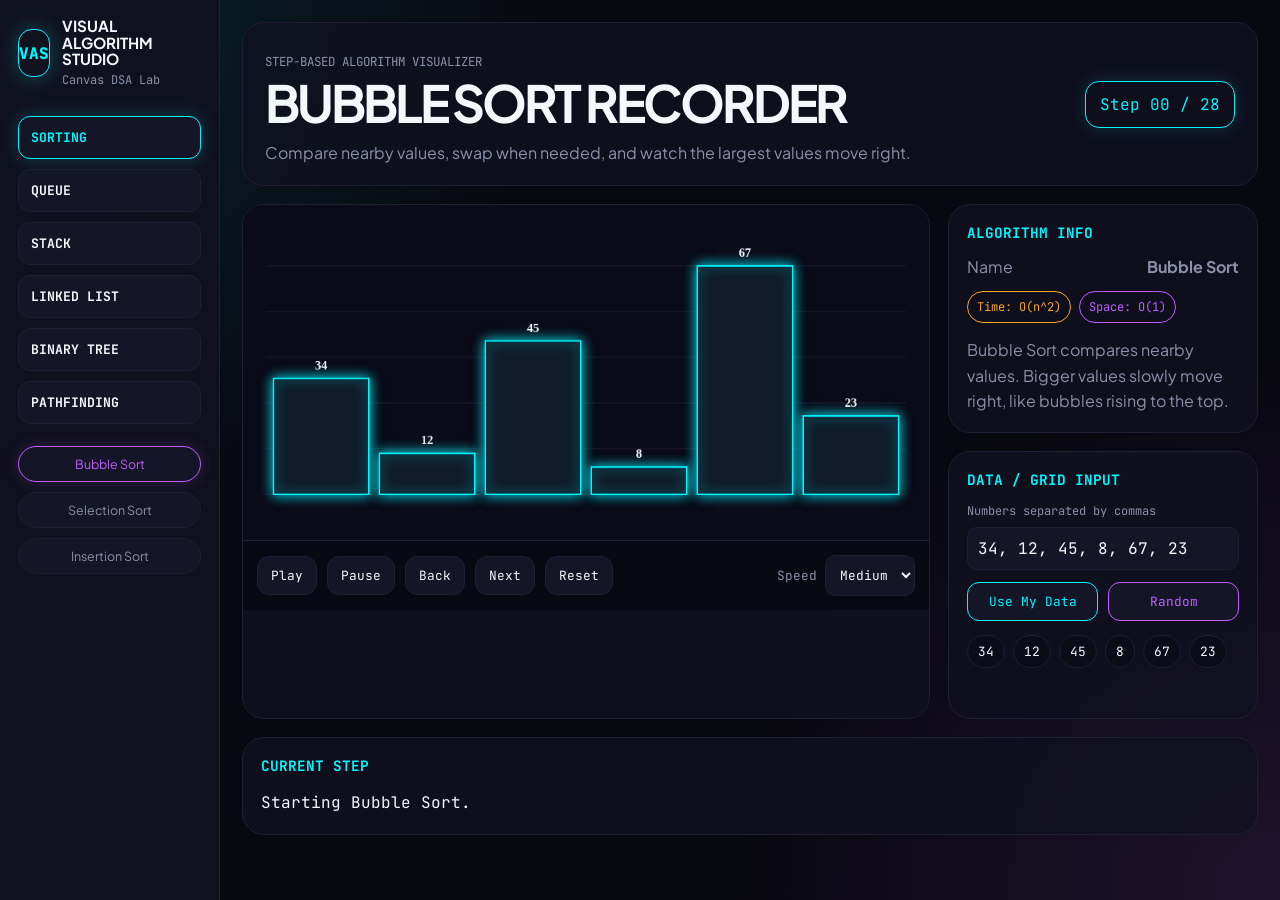
<file: index.html>
<!doctype html>
<html lang="en">
  <head>
    <meta charset="UTF-8" />
    <meta name="viewport" content="width=device-width, initial-scale=1.0" />
    <meta
      name="description"
      content="A Canvas-based visual algorithm studio with sorting, stack, queue, linked list, binary tree, and BFS pathfinding demos."
    />

    <title>Visual Algorithm Studio | Canvas Sorting &amp; Pathfinding Visualizer</title>
    <link rel="icon" type="image/svg+xml" href="assets/favicon.svg" />

    <link rel="canonical" href="https://fazal305.github.io/visual-algorithm-studio/" />

    <meta property="og:type" content="website" />
    <meta property="og:url" content="https://fazal305.github.io/visual-algorithm-studio/" />
    <meta property="og:title" content="Visual Algorithm Studio" />
    <meta
      property="og:description"
      content="A Canvas-based algorithm visualizer for sorting, stack, queue, linked list, binary tree, and BFS pathfinding demos."
    />
    <meta name="twitter:card" content="summary_large_image" />
    <meta name="twitter:title" content="Visual Algorithm Studio" />
    <meta
      name="twitter:description"
      content="A Canvas-based algorithm visualizer for sorting, stack, queue, linked list, binary tree, and BFS pathfinding demos."
    />

    <link rel="preconnect" href="https://fonts.googleapis.com" />
    <link rel="preconnect" href="https://fonts.gstatic.com" crossorigin />
    <link
      href="https://fonts.googleapis.com/css2?family=Plus+Jakarta+Sans:wght@400;600;800;900&family=JetBrains+Mono:wght@400;600;700&display=swap"
      rel="stylesheet"
    />
    <link rel="stylesheet" href="algo-styles.css" />
  </head>
  <body>
    <div class="app-shell">
      <aside class="sidebar">
        <div class="brand">
          <span class="brand-mark">VAS</span>
          <div>
            <h1>Visual Algorithm Studio</h1>
            <p>Canvas DSA Lab</p>
          </div>
        </div>

        <nav class="category-list" aria-label="Algorithm categories">
          <button class="category-btn" type="button" data-category="SORTING">
            SORTING
          </button>
          <button class="category-btn" type="button" data-category="QUEUE">
            QUEUE
          </button>
          <button class="category-btn" type="button" data-category="STACK">
            STACK
          </button>
          <button
            class="category-btn"
            type="button"
            data-category="LINKED_LIST"
          >
            LINKED LIST
          </button>
          <button
            class="category-btn"
            type="button"
            data-category="BINARY_TREE"
          >
            BINARY TREE
          </button>
          <button
            class="category-btn"
            type="button"
            data-category="PATHFINDING"
          >
            PATHFINDING
          </button>
        </nav>

        <div
          class="algorithm-pills"
          id="algorithmPills"
          aria-label="Algorithms"
        ></div>
      </aside>

      <main class="main-area">
        <section class="hero-panel">
          <div>
            <p class="eyebrow">Step-Based Algorithm Visualizer</p>
            <h2 id="algorithmTitle">Bubble Sort Recorder</h2>
            <p id="algorithmSubtitle">
              Compare nearby values, swap when needed, and watch the largest
              values move right.
            </p>
          </div>

          <div class="step-counter" id="stepCounter">Step 00 / 00</div>
        </section>

        <section class="studio-grid">
          <div class="canvas-card">
            <canvas id="algorithmCanvas" width="900" height="440">
              Your browser does not support Canvas.
            </canvas>

            <div class="control-bar">
              <button id="playBtn" class="control-btn" type="button">
                Play
              </button>
              <button id="pauseBtn" class="control-btn" type="button">
                Pause
              </button>
              <button id="stepBackBtn" class="control-btn" type="button">
                Back
              </button>
              <button id="stepForwardBtn" class="control-btn" type="button">
                Next
              </button>
              <button id="resetBtn" class="control-btn danger" type="button">
                Reset
              </button>

              <label class="speed-control">
                Speed
                <select id="speedSelect">
                  <option value="slow">Slow</option>
                  <option value="medium" selected>Medium</option>
                  <option value="fast">Fast</option>
                </select>
              </label>
            </div>
          </div>

          <aside class="info-column">
            <div class="info-card">
              <h3>Algorithm Info</h3>

              <div class="info-row">
                <span>Name</span>
                <strong id="infoName">Bubble Sort</strong>
              </div>

              <div class="badge-row">
                <span class="complexity-badge time" id="timeComplexity"
                  >Time: O(n^2)</span
                >
                <span class="complexity-badge space" id="spaceComplexity"
                  >Space: O(1)</span
                >
              </div>

              <p id="infoDescription">
                Bubble Sort compares nearby values. Bigger values slowly move
                right, like bubbles rising to the top.
              </p>
            </div>

            <div class="info-card">
              <h3>Data / Grid Input</h3>

              <label class="input-label" for="dataInput"
                >Numbers separated by commas</label
              >
              <input
                id="dataInput"
                class="data-input"
                type="text"
                value="34, 12, 45, 8, 67, 23"
              />

              <div class="data-actions">
                <button id="applyDataBtn" class="random-btn" type="button">
                  Use My Data
                </button>
                <button
                  id="randomBtn"
                  class="random-btn secondary"
                  type="button"
                >
                  Random
                </button>
              </div>

              <div class="grid-tools" id="gridTools">
                <button
                  class="grid-tool active"
                  type="button"
                  data-mode="start"
                >
                  START
                </button>
                <button class="grid-tool" type="button" data-mode="end">
                  END
                </button>
                <button class="grid-tool" type="button" data-mode="wall">
                  WALL
                </button>
                <button class="grid-tool" type="button" data-mode="erase">
                  ERASE
                </button>
              </div>

              <div class="data-pills" id="dataPills"></div>
              <p class="input-error" id="inputError"></p>
            </div>
          </aside>
        </section>

        <section class="explanation-panel">
          <h3>Current Step</h3>
          <p id="explanationText">Generate data or press play to begin.</p>
        </section>
      </main>
    </div>

    <script src="algo-script.js"></script>
  </body>
</html>
</file>
<file: algo-styles.css>
:root {
  --bg: #080810;
  --surface: #111120;
  --surface-soft: #151528;
  --border: #1e1e35;
  --canvas-bg: #0a0a18;

  --cyan: #00f5ff;
  --purple: #bf5fff;
  --green: #00ff88;
  --amber: #f5a623;
  --red: #ff3860;

  --text: #f4f7fb;
  --muted: #8c90aa;
}

* {
  box-sizing: border-box;
}

body {
  margin: 0;
  min-height: 100vh;
  background:
    radial-gradient(
      circle at top left,
      rgba(0, 245, 255, 0.12),
      transparent 35%
    ),
    radial-gradient(
      circle at bottom right,
      rgba(191, 95, 255, 0.12),
      transparent 35%
    ),
    var(--bg);
  color: var(--text);
  font-family: "Plus Jakarta Sans", sans-serif;
}

button,
select,
input {
  font: inherit;
}

.app-shell {
  display: grid;
  grid-template-columns: 220px 1fr;
  min-height: 100vh;
}

.sidebar {
  border-right: 1px solid var(--border);
  background: rgba(17, 17, 32, 0.92);
  padding: 18px;
}

.brand {
  display: flex;
  gap: 12px;
  align-items: center;
  margin-bottom: 28px;
}

.brand-mark {
  display: grid;
  place-items: center;
  width: 48px;
  height: 48px;
  border: 1px solid var(--cyan);
  border-radius: 14px;
  color: var(--cyan);
  font-family: "JetBrains Mono", monospace;
  font-weight: 800;
  box-shadow: 0 0 20px rgba(0, 245, 255, 0.25);
}

.brand h1 {
  margin: 0;
  font-size: 0.95rem;
  line-height: 1.1;
  text-transform: uppercase;
}

.brand p {
  margin: 4px 0 0;
  color: var(--muted);
  font-family: "JetBrains Mono", monospace;
  font-size: 0.75rem;
}

.category-list,
.algorithm-pills {
  display: grid;
  gap: 10px;
}

.category-btn,
.algorithm-pill,
.control-btn,
.random-btn {
  border: 1px solid var(--border);
  background: var(--surface-soft);
  color: var(--text);
  cursor: pointer;
  transition: 0.2s ease;
}

.category-btn {
  width: 100%;
  padding: 12px;
  border-radius: 12px;
  text-align: left;
  font-family: "JetBrains Mono", monospace;
  font-size: 0.82rem;
  font-weight: 700;
}

.category-btn.active {
  border-color: var(--cyan);
  color: var(--cyan);
  box-shadow: 0 0 18px rgba(0, 245, 255, 0.2);
}

.category-btn:disabled {
  opacity: 0.35;
  cursor: not-allowed;
}

.algorithm-pills {
  margin-top: 22px;
}

.algorithm-pill {
  padding: 9px 10px;
  border-radius: 999px;
  color: var(--muted);
  font-size: 0.78rem;
}

.algorithm-pill.active {
  border-color: var(--purple);
  color: var(--purple);
  box-shadow: 0 0 16px rgba(191, 95, 255, 0.18);
}

.main-area {
  padding: 22px;
}

.hero-panel,
.explanation-panel,
.info-card,
.canvas-card {
  border: 1px solid var(--border);
  background: rgba(17, 17, 32, 0.82);
  border-radius: 22px;
}

.hero-panel {
  display: flex;
  justify-content: space-between;
  gap: 18px;
  align-items: center;
  padding: 22px;
  margin-bottom: 18px;
}

.eyebrow {
  margin: 0 0 8px;
  color: var(--cyan);
  font-family: "JetBrains Mono", monospace;
  font-size: 0.78rem;
  text-transform: uppercase;
}

.hero-panel h2 {
  margin: 0;
  font-size: clamp(1.8rem, 4vw, 3.2rem);
  text-transform: uppercase;
  letter-spacing: -0.06em;
}

.hero-panel p {
  max-width: 650px;
  margin: 8px 0 0;
  color: var(--muted);
}

.step-counter {
  border: 1px solid var(--cyan);
  border-radius: 14px;
  padding: 12px 14px;
  color: var(--cyan);
  font-family: "JetBrains Mono", monospace;
  white-space: nowrap;
  box-shadow: 0 0 18px rgba(0, 245, 255, 0.16);
}

.studio-grid {
  display: grid;
  grid-template-columns: minmax(0, 1fr) 310px;
  gap: 18px;
}

.canvas-card {
  overflow: hidden;
}

canvas {
  display: block;
  width: 100%;
  height: auto;
  background: var(--canvas-bg);
}

.control-bar {
  display: flex;
  flex-wrap: wrap;
  gap: 10px;
  align-items: center;
  border-top: 1px solid var(--border);
  padding: 14px;
  background: rgba(8, 8, 16, 0.7);
}

.control-btn,
.random-btn {
  border-radius: 12px;
  padding: 10px 13px;
  font-family: "JetBrains Mono", monospace;
  font-size: 0.8rem;
}

.control-btn:hover,
.random-btn:hover {
  border-color: var(--cyan);
  color: var(--cyan);
}

.control-btn.danger:hover {
  border-color: var(--red);
  color: var(--red);
}

.speed-control {
  display: flex;
  gap: 8px;
  align-items: center;
  margin-left: auto;
  color: var(--muted);
  font-family: "JetBrains Mono", monospace;
  font-size: 0.8rem;
}

select,
.data-input {
  border: 1px solid var(--border);
  border-radius: 10px;
  background: var(--surface-soft);
  color: var(--text);
  padding: 10px;
}

.data-input {
  width: 100%;
  margin-bottom: 12px;
  font-family: "JetBrains Mono", monospace;
  outline: none;
}

.data-input:focus {
  border-color: var(--cyan);
  box-shadow: 0 0 14px rgba(0, 245, 255, 0.15);
}

.input-label {
  display: block;
  margin-bottom: 8px;
  color: var(--muted);
  font-family: "JetBrains Mono", monospace;
  font-size: 0.75rem;
}

.data-actions {
  display: grid;
  grid-template-columns: 1fr 1fr;
  gap: 10px;
}

.info-column {
  display: grid;
  gap: 18px;
  align-content: start;
}

.info-card {
  padding: 18px;
}

.info-card h3,
.explanation-panel h3 {
  margin: 0 0 14px;
  color: var(--cyan);
  font-family: "JetBrains Mono", monospace;
  font-size: 0.9rem;
  text-transform: uppercase;
}

.info-row {
  display: flex;
  justify-content: space-between;
  gap: 12px;
  color: var(--muted);
  margin-bottom: 14px;
}

.badge-row {
  display: flex;
  flex-wrap: wrap;
  gap: 8px;
  margin-bottom: 14px;
}

.complexity-badge {
  border-radius: 999px;
  padding: 7px 9px;
  font-family: "JetBrains Mono", monospace;
  font-size: 0.75rem;
}

.complexity-badge.time {
  border: 1px solid var(--amber);
  color: var(--amber);
}

.complexity-badge.space {
  border: 1px solid var(--purple);
  color: var(--purple);
}

.info-card p {
  margin: 0;
  color: var(--muted);
  line-height: 1.6;
}

.data-pills {
  display: flex;
  flex-wrap: wrap;
  gap: 8px;
  margin-top: 14px;
}

.data-pill {
  border: 1px solid var(--border);
  border-radius: 999px;
  padding: 7px 10px;
  background: #0c0c18;
  color: var(--text);
  font-family: "JetBrains Mono", monospace;
  font-size: 0.8rem;
}

.random-btn {
  width: 100%;
  border-color: var(--cyan);
  color: var(--cyan);
}

.random-btn.secondary {
  border-color: var(--purple);
  color: var(--purple);
}

.input-error {
  min-height: 22px;
  margin-top: 10px !important;
  color: var(--red) !important;
  font-family: "JetBrains Mono", monospace;
  font-size: 0.75rem;
}

.explanation-panel {
  margin-top: 18px;
  padding: 18px;
}

.explanation-panel p {
  margin: 0;
  color: var(--text);
  font-family: "JetBrains Mono", monospace;
  line-height: 1.7;
}

@media (max-width: 900px) {
  .app-shell {
    grid-template-columns: 1fr;
  }

  .sidebar {
    border-right: 0;
    border-bottom: 1px solid var(--border);
  }

  .category-list,
  .algorithm-pills {
    display: flex;
    overflow-x: auto;
  }

  .category-btn,
  .algorithm-pill {
    min-width: max-content;
  }

  .studio-grid {
    grid-template-columns: 1fr;
  }

  .hero-panel {
    align-items: flex-start;
    flex-direction: column;
  }

  .speed-control {
    width: 100%;
    margin-left: 0;
  }
}
.grid-tools {
  display: none;
  grid-template-columns: 1fr 1fr;
  gap: 8px;
  margin-top: 14px;
}

.grid-tools.show {
  display: grid;
}

.grid-tool {
  border: 1px solid var(--border);
  border-radius: 10px;
  background: var(--surface-soft);
  color: var(--muted);
  padding: 9px;
  font-family: "JetBrains Mono", monospace;
  font-size: 0.75rem;
  cursor: pointer;
  transition: 0.2s ease;
}

.grid-tool:hover {
  border-color: var(--cyan);
  color: var(--cyan);
}

.grid-tool.active {
  border-color: var(--cyan);
  color: var(--cyan);
  box-shadow: 0 0 14px rgba(0, 245, 255, 0.16);
}
</file>
